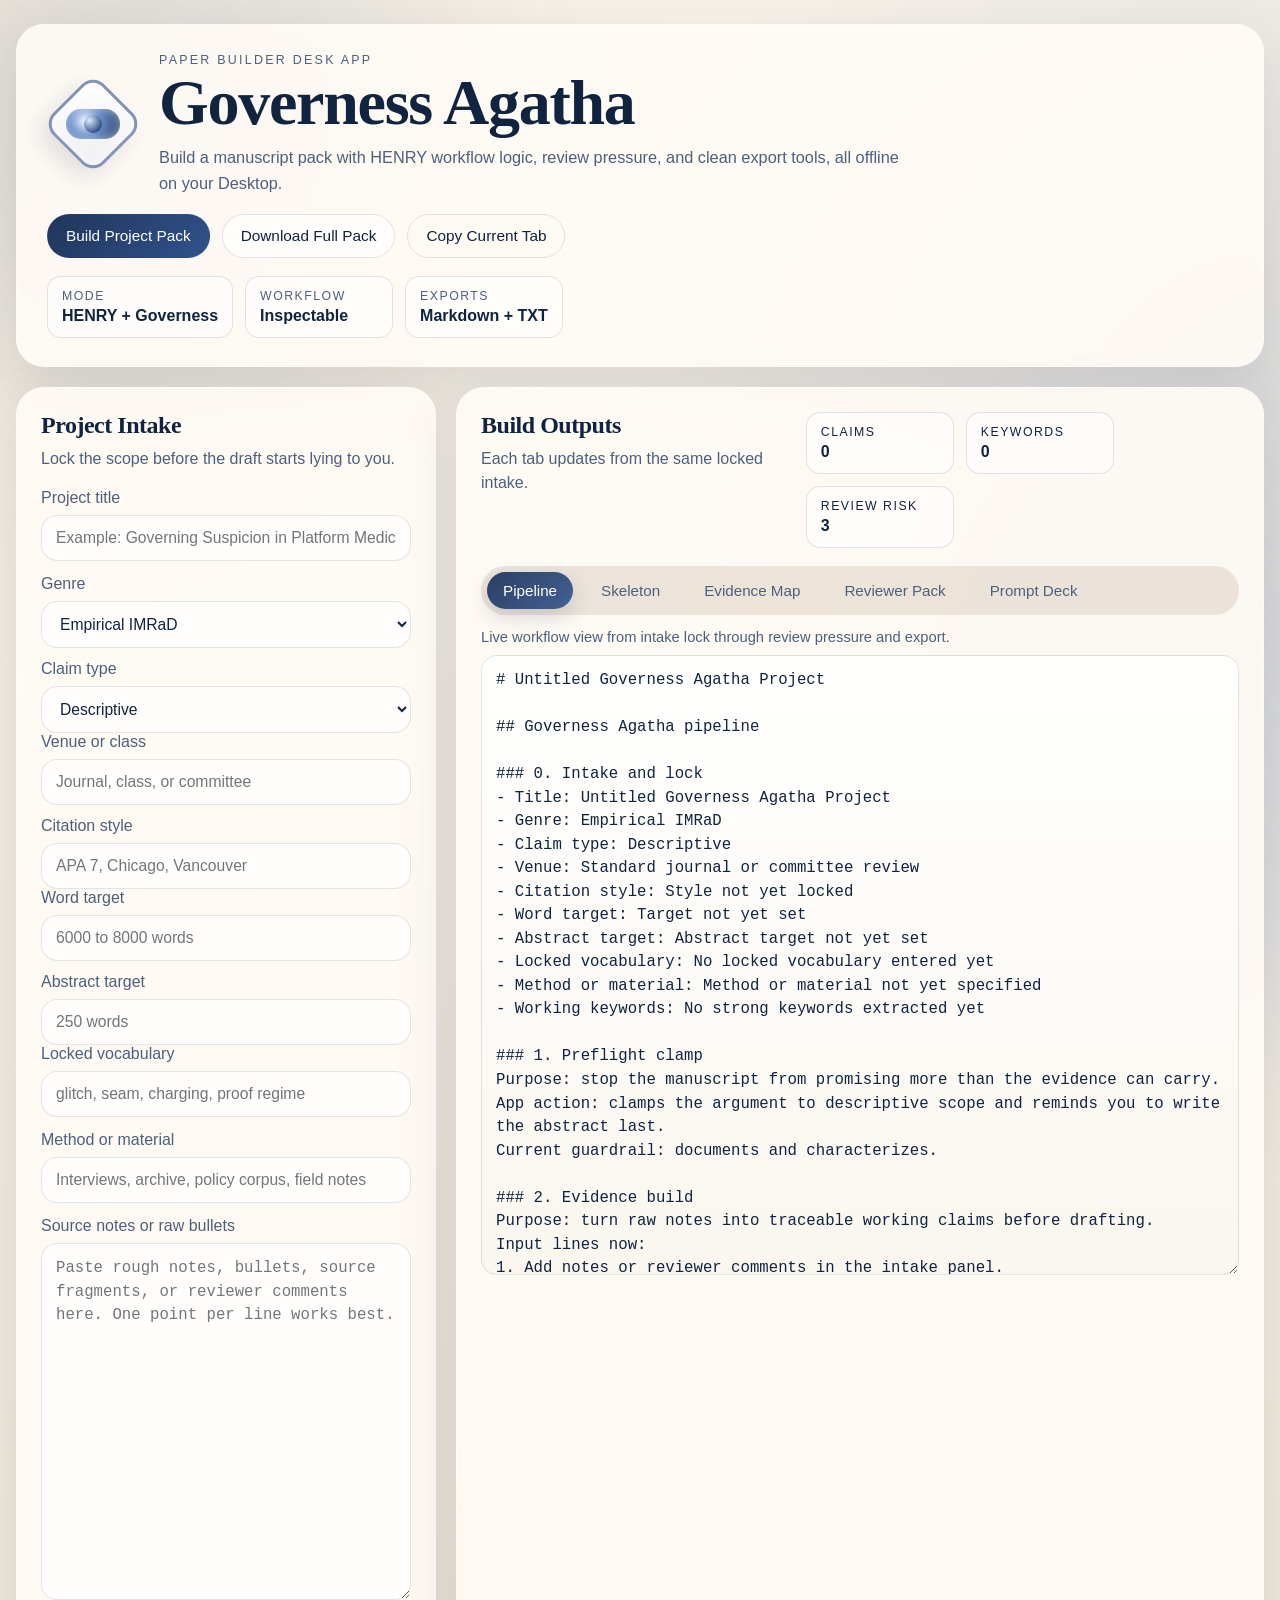
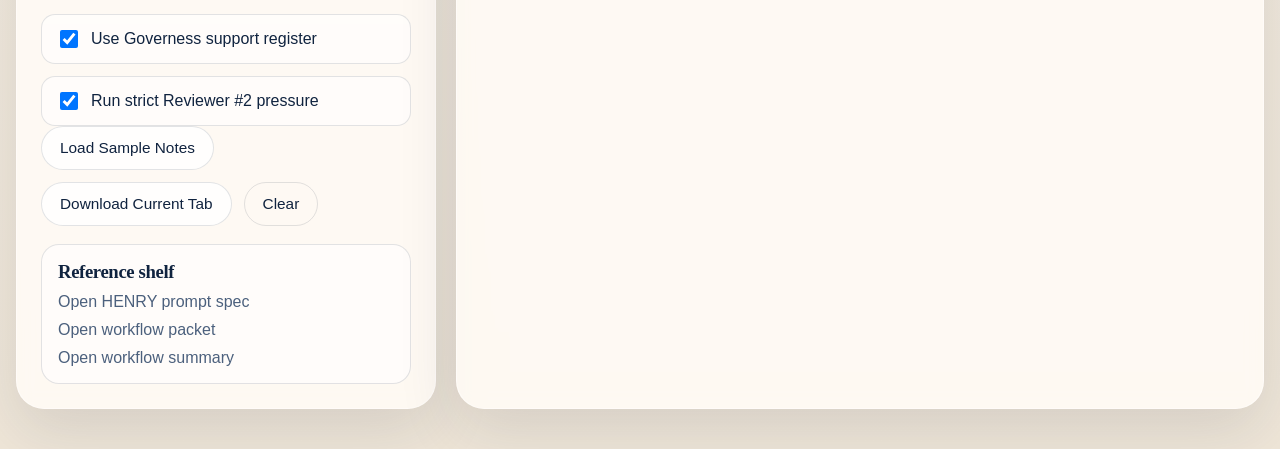
<file: desktop_app/governess_agatha/Governess Agatha.html>
<!doctype html>
<html lang="en">
  <head>
    <meta charset="utf-8">
    <meta name="viewport" content="width=device-width, initial-scale=1">
    <title>Governess Agatha</title>
    <link rel="stylesheet" href="assets/app.css">
    <script defer src="assets/app.js"></script>
  </head>
  <body>
    <div class="page-glow page-glow-left"></div>
    <div class="page-glow page-glow-right"></div>
    <main class="studio">
      <section class="hero-panel">
        <div class="brand-lockup">
          <div class="brand-mark" aria-hidden="true">
            <span class="mark-frame"></span>
            <span class="mark-core"></span>
            <span class="mark-dot"></span>
          </div>
          <div>
            <p class="eyebrow">Paper Builder Desk App</p>
            <h1>Governess Agatha</h1>
            <p class="hero-copy">
              Build a manuscript pack with HENRY workflow logic, review pressure,
              and clean export tools, all offline on your Desktop.
            </p>
          </div>
        </div>
        <div class="hero-actions">
          <button id="build-pack" class="button button-primary">Build Project Pack</button>
          <button id="download-pack" class="button">Download Full Pack</button>
          <button id="copy-current" class="button button-ghost">Copy Current Tab</button>
        </div>
        <div class="status-row">
          <div class="status-card">
            <span class="status-label">Mode</span>
            <strong>HENRY + Governess</strong>
          </div>
          <div class="status-card">
            <span class="status-label">Workflow</span>
            <strong>Inspectable</strong>
          </div>
          <div class="status-card">
            <span class="status-label">Exports</span>
            <strong>Markdown + TXT</strong>
          </div>
        </div>
      </section>

      <section class="workspace-grid">
        <aside class="control-panel">
          <div class="panel-header">
            <h2>Project Intake</h2>
            <p>Lock the scope before the draft starts lying to you.</p>
          </div>

          <label class="field">
            <span>Project title</span>
            <input id="project-title" type="text" placeholder="Example: Governing Suspicion in Platform Medicine">
          </label>

          <div class="field-grid">
            <label class="field">
              <span>Genre</span>
              <select id="genre">
                <option value="Empirical IMRaD">Empirical IMRaD</option>
                <option value="Humanities argument">Humanities argument</option>
                <option value="Mixed methods / policy">Mixed methods / policy</option>
                <option value="Critical essay">Critical essay</option>
              </select>
            </label>

            <label class="field">
              <span>Claim type</span>
              <select id="claim-type">
                <option value="Descriptive">Descriptive</option>
                <option value="Associational">Associational</option>
                <option value="Causal">Causal</option>
                <option value="Normative">Normative</option>
              </select>
            </label>
          </div>

          <div class="field-grid">
            <label class="field">
              <span>Venue or class</span>
              <input id="venue" type="text" placeholder="Journal, class, or committee">
            </label>

            <label class="field">
              <span>Citation style</span>
              <input id="citation-style" type="text" placeholder="APA 7, Chicago, Vancouver">
            </label>
          </div>

          <div class="field-grid">
            <label class="field">
              <span>Word target</span>
              <input id="word-target" type="text" placeholder="6000 to 8000 words">
            </label>

            <label class="field">
              <span>Abstract target</span>
              <input id="abstract-target" type="text" placeholder="250 words">
            </label>
          </div>

          <label class="field">
            <span>Locked vocabulary</span>
            <input id="locked-terms" type="text" placeholder="glitch, seam, charging, proof regime">
          </label>

          <label class="field">
            <span>Method or material</span>
            <input id="method-material" type="text" placeholder="Interviews, archive, policy corpus, field notes">
          </label>

          <label class="field">
            <span>Source notes or raw bullets</span>
            <textarea id="source-notes" rows="14" placeholder="Paste rough notes, bullets, source fragments, or reviewer comments here. One point per line works best."></textarea>
          </label>

          <div class="toggle-grid">
            <label class="toggle-card">
              <input id="governess-mode" type="checkbox" checked>
              <span>Use Governess support register</span>
            </label>
            <label class="toggle-card">
              <input id="strict-review" type="checkbox" checked>
              <span>Run strict Reviewer #2 pressure</span>
            </label>
          </div>

          <div class="control-actions">
            <button id="load-sample" class="button">Load Sample Notes</button>
            <button id="download-current" class="button">Download Current Tab</button>
            <button id="clear-form" class="button button-ghost">Clear</button>
          </div>

          <div class="reference-card">
            <h3>Reference shelf</h3>
            <a href="reference/Henry.txt" target="_blank" rel="noreferrer">Open HENRY prompt spec</a>
            <a href="reference/HENRY APP WF.txt" target="_blank" rel="noreferrer">Open workflow packet</a>
            <a href="reference/HENRY WF Sum.txt" target="_blank" rel="noreferrer">Open workflow summary</a>
          </div>
        </aside>

        <section class="output-panel">
          <div class="panel-header panel-header-inline">
            <div>
              <h2>Build Outputs</h2>
              <p>Each tab updates from the same locked intake.</p>
            </div>
            <div class="mini-stats">
              <div class="mini-stat">
                <span>Claims</span>
                <strong id="claim-count">0</strong>
              </div>
              <div class="mini-stat">
                <span>Keywords</span>
                <strong id="keyword-count">0</strong>
              </div>
              <div class="mini-stat">
                <span>Review risk</span>
                <strong id="risk-count">0</strong>
              </div>
            </div>
          </div>

          <div class="tabs" role="tablist" aria-label="Governess Agatha output tabs">
            <button class="tab-button is-active" data-tab="pipeline" type="button">Pipeline</button>
            <button class="tab-button" data-tab="skeleton" type="button">Skeleton</button>
            <button class="tab-button" data-tab="matrix" type="button">Evidence Map</button>
            <button class="tab-button" data-tab="review" type="button">Reviewer Pack</button>
            <button class="tab-button" data-tab="prompt" type="button">Prompt Deck</button>
          </div>

          <section class="tab-panel is-active" data-panel="pipeline">
            <div class="tab-toolbar">
              <span>Live workflow view from intake lock through review pressure and export.</span>
            </div>
            <textarea id="output-pipeline" class="output-box" spellcheck="false"></textarea>
          </section>

          <section class="tab-panel" data-panel="skeleton">
            <div class="tab-toolbar">
              <span>Manuscript skeleton with title options, section logic, and cadence reminders.</span>
            </div>
            <textarea id="output-skeleton" class="output-box" spellcheck="false"></textarea>
          </section>

          <section class="tab-panel" data-panel="matrix">
            <div class="tab-toolbar">
              <span>Claim to evidence map for quick audit and reviewer defense.</span>
            </div>
            <textarea id="output-matrix" class="output-box" spellcheck="false"></textarea>
          </section>

          <section class="tab-panel" data-panel="review">
            <div class="tab-toolbar">
              <span>Layered review sequence with major risks and bounded fixes.</span>
            </div>
            <textarea id="output-review" class="output-box" spellcheck="false"></textarea>
          </section>

          <section class="tab-panel" data-panel="prompt">
            <div class="tab-toolbar">
              <span>Ready-to-paste HENRY instructions tailored to the project.</span>
            </div>
            <textarea id="output-prompt" class="output-box" spellcheck="false"></textarea>
          </section>
        </section>
      </section>
    </main>
  </body>
</html>
</file>
<file: desktop_app/governess_agatha/assets/app.css>
:root {
  --ink: #10233f;
  --ink-soft: #4c607d;
  --paper: #f4efe6;
  --paper-deep: #e8dece;
  --navy: #20365b;
  --navy-bright: #31528c;
  --line: rgba(16, 35, 63, 0.12);
  --gold: #c89e57;
  --glow: rgba(104, 140, 204, 0.12);
  --shadow: 0 22px 60px rgba(23, 36, 59, 0.12);
  --radius-xl: 28px;
  --radius-lg: 20px;
  --radius-md: 14px;
}

* {
  box-sizing: border-box;
}

html,
body {
  margin: 0;
  min-height: 100%;
  background:
    radial-gradient(circle at top left, rgba(200, 158, 87, 0.12), transparent 28%),
    radial-gradient(circle at right 20%, rgba(49, 82, 140, 0.12), transparent 32%),
    linear-gradient(180deg, #f7f2e9 0%, #efe6d8 100%);
  color: var(--ink);
  font-family: "Segoe UI", "Trebuchet MS", sans-serif;
}

body {
  position: relative;
  overflow-x: hidden;
}

.page-glow {
  position: fixed;
  width: 34rem;
  height: 34rem;
  border-radius: 999px;
  background: var(--glow);
  filter: blur(90px);
  pointer-events: none;
}

.page-glow-left {
  top: -10rem;
  left: -8rem;
}

.page-glow-right {
  right: -10rem;
  bottom: -10rem;
}

.studio {
  position: relative;
  width: min(1400px, calc(100vw - 32px));
  margin: 24px auto 40px;
  display: grid;
  gap: 20px;
}

.hero-panel,
.control-panel,
.output-panel {
  background: rgba(255, 251, 245, 0.9);
  backdrop-filter: blur(8px);
  border: 1px solid rgba(255, 255, 255, 0.45);
  box-shadow: var(--shadow);
}

.hero-panel {
  border-radius: var(--radius-xl);
  padding: 28px 30px;
  display: grid;
  gap: 18px;
  animation: rise-in 460ms ease both;
}

.brand-lockup {
  display: flex;
  align-items: center;
  gap: 20px;
}

.brand-mark {
  position: relative;
  width: 92px;
  height: 92px;
  flex: 0 0 auto;
}

.mark-frame,
.mark-core,
.mark-dot {
  position: absolute;
  inset: 0;
  margin: auto;
}

.mark-frame {
  width: 72px;
  height: 72px;
  border: 3px solid rgba(49, 82, 140, 0.6);
  background: linear-gradient(135deg, rgba(255, 255, 255, 0.8), rgba(209, 219, 239, 0.35));
  transform: rotate(45deg);
  border-radius: 16px;
  box-shadow: inset 0 0 12px rgba(255, 255, 255, 0.7), 0 12px 20px rgba(32, 54, 91, 0.12);
}

.mark-core {
  width: 54px;
  height: 30px;
  border-radius: 999px;
  background: radial-gradient(circle at 35% 40%, #f1f6ff 0%, #6a8ecb 38%, #23385f 100%);
  box-shadow: inset 0 0 10px rgba(255, 255, 255, 0.55);
}

.mark-dot {
  width: 18px;
  height: 18px;
  border-radius: 999px;
  background: radial-gradient(circle at 30% 30%, #d8ebff 0%, #29457c 78%, #16263f 100%);
}

.eyebrow,
.panel-header p,
.hero-copy,
.status-label,
.tab-toolbar,
.reference-card a,
.field span {
  color: var(--ink-soft);
}

.eyebrow {
  margin: 0 0 6px;
  font-size: 0.78rem;
  text-transform: uppercase;
  letter-spacing: 0.18em;
}

h1,
h2,
h3 {
  margin: 0;
  font-family: Georgia, "Times New Roman", serif;
  font-weight: 600;
  letter-spacing: -0.02em;
}

h1 {
  font-size: clamp(2.3rem, 5vw, 4rem);
  line-height: 0.95;
}

.hero-copy {
  max-width: 760px;
  margin: 10px 0 0;
  font-size: 1.02rem;
  line-height: 1.6;
}

.hero-actions,
.status-row,
.control-actions,
.tabs,
.field-grid,
.toggle-grid,
.mini-stats {
  display: flex;
  flex-wrap: wrap;
  gap: 12px;
}

.button {
  border: 1px solid var(--line);
  background: rgba(255, 255, 255, 0.8);
  color: var(--ink);
  padding: 12px 18px;
  border-radius: 999px;
  cursor: pointer;
  font-size: 0.96rem;
  transition: transform 180ms ease, border-color 180ms ease, background 180ms ease;
}

.button:hover {
  transform: translateY(-1px);
  border-color: rgba(32, 54, 91, 0.28);
}

.button-primary {
  background: linear-gradient(135deg, var(--navy), var(--navy-bright));
  color: #fff;
  border-color: transparent;
}

.button-ghost {
  background: transparent;
}

.status-card,
.mini-stat,
.toggle-card,
.reference-card {
  border: 1px solid var(--line);
  background: rgba(255, 255, 255, 0.58);
}

.status-card,
.mini-stat {
  border-radius: var(--radius-md);
  padding: 12px 14px;
  min-width: 148px;
}

.status-label,
.mini-stat span {
  display: block;
  font-size: 0.77rem;
  text-transform: uppercase;
  letter-spacing: 0.12em;
  margin-bottom: 4px;
}

.workspace-grid {
  display: grid;
  grid-template-columns: minmax(320px, 420px) minmax(0, 1fr);
  gap: 20px;
}

.control-panel,
.output-panel {
  border-radius: var(--radius-xl);
  padding: 24px;
  animation: rise-in 520ms ease both;
}

.panel-header {
  margin-bottom: 18px;
}

.panel-header-inline {
  display: flex;
  justify-content: space-between;
  gap: 16px;
  align-items: flex-start;
}

.panel-header p {
  margin: 8px 0 0;
  line-height: 1.5;
}

.field {
  display: grid;
  gap: 8px;
  margin-bottom: 14px;
}

.field-grid .field {
  flex: 1 1 180px;
  margin-bottom: 0;
}

input,
select,
textarea {
  width: 100%;
  border-radius: 16px;
  border: 1px solid rgba(16, 35, 63, 0.12);
  background: rgba(255, 255, 255, 0.85);
  padding: 13px 14px;
  color: var(--ink);
  font-size: 0.98rem;
  outline: none;
  transition: border-color 180ms ease, box-shadow 180ms ease;
}

input:focus,
select:focus,
textarea:focus {
  border-color: rgba(49, 82, 140, 0.55);
  box-shadow: 0 0 0 4px rgba(49, 82, 140, 0.08);
}

textarea {
  resize: vertical;
  min-height: 180px;
  font-family: Consolas, "Courier New", monospace;
  line-height: 1.5;
}

.toggle-card {
  flex: 1 1 180px;
  border-radius: var(--radius-md);
  padding: 12px 14px;
  display: flex;
  align-items: center;
  gap: 10px;
}

.toggle-card input {
  width: 18px;
  height: 18px;
  padding: 0;
  flex: 0 0 auto;
}

.reference-card {
  border-radius: 18px;
  padding: 16px;
  margin-top: 18px;
  display: grid;
  gap: 10px;
}

.reference-card a {
  text-decoration: none;
}

.reference-card a:hover {
  color: var(--navy);
}

.tabs {
  margin: 8px 0 14px;
  padding: 6px;
  background: rgba(228, 219, 205, 0.68);
  border-radius: 999px;
}

.tab-button {
  border: 0;
  background: transparent;
  color: var(--ink-soft);
  padding: 10px 16px;
  border-radius: 999px;
  cursor: pointer;
  font-size: 0.95rem;
}

.tab-button.is-active {
  background: linear-gradient(135deg, rgba(32, 54, 91, 0.95), rgba(49, 82, 140, 0.9));
  color: #fff;
  box-shadow: 0 8px 20px rgba(32, 54, 91, 0.18);
}

.tab-panel {
  display: none;
}

.tab-panel.is-active {
  display: block;
}

.tab-toolbar {
  margin-bottom: 10px;
  font-size: 0.92rem;
}

.output-box {
  min-height: 620px;
  resize: vertical;
  background:
    linear-gradient(180deg, rgba(255, 255, 255, 0.94), rgba(250, 246, 239, 0.96));
}

@keyframes rise-in {
  from {
    opacity: 0;
    transform: translateY(18px);
  }

  to {
    opacity: 1;
    transform: translateY(0);
  }
}

@media (max-width: 1060px) {
  .workspace-grid {
    grid-template-columns: 1fr;
  }

  .output-box {
    min-height: 420px;
  }
}

@media (max-width: 720px) {
  .studio {
    width: min(100vw - 18px, 100%);
    margin: 10px auto 18px;
  }

  .hero-panel,
  .control-panel,
  .output-panel {
    padding: 18px;
    border-radius: 22px;
  }

  .brand-lockup {
    flex-direction: column;
    align-items: flex-start;
  }

  .panel-header-inline {
    flex-direction: column;
  }

  .tabs {
    border-radius: 18px;
  }
}
</file>
